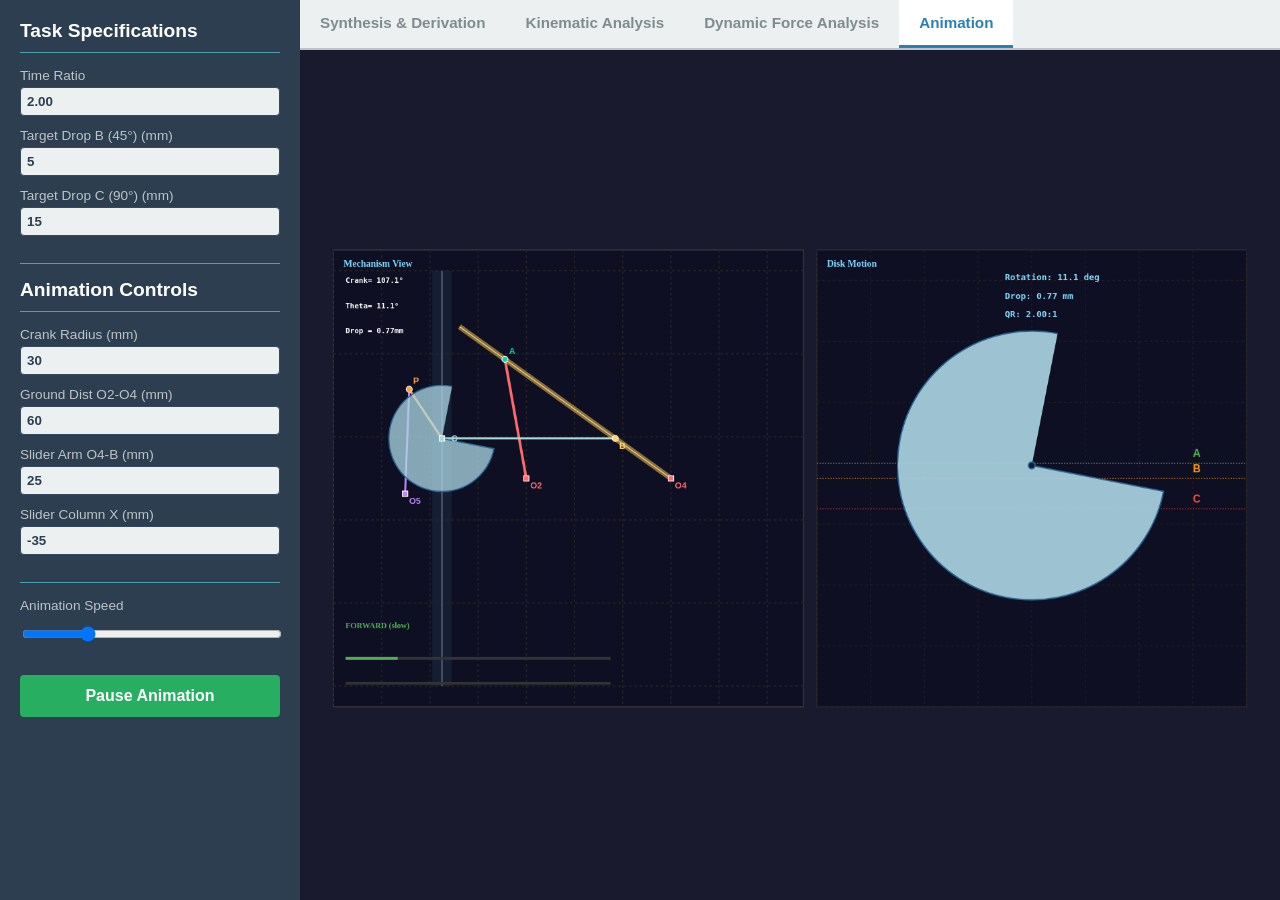
<file: a.html>
<!DOCTYPE html>
<html lang="en">
<head>
    <meta charset="UTF-8">
    <meta name="viewport" content="width=device-width, initial-scale=1.0">
    <title>6-Bar Mechanism | Animation</title>
    <style>
        body { margin: 0; padding: 0; font-family: 'Segoe UI', Tahoma, Geneva, Verdana, sans-serif; display: flex; height: 100vh; background-color: #f8f9fa; color: #333; }
        
        .sidebar { width: 17%; min-width: 260px; background-color: #2c3e50; color: white; padding: 20px; display: flex; flex-direction: column; box-shadow: 2px 0 5px rgba(0,0,0,0.1); overflow-y: auto; }
        .sidebar h2 { font-size: 1.2rem; margin-top: 0; margin-bottom: 15px; border-bottom: 1px solid #4ca1af; padding-bottom: 10px; }
        .control-group { margin-bottom: 12px; }
        .control-group label { display: block; font-size: 0.85rem; margin-bottom: 4px; color: #bdc3c7; }
        .control-group input { width: 100%; padding: 6px; border: 1px solid #34495e; border-radius: 4px; background-color: #ecf0f1; color: #2c3e50; box-sizing: border-box; font-weight:bold;}
        
        #play-btn { background-color: #27ae60; color: white; border: none; padding: 12px; font-size: 1rem; font-weight: bold; border-radius: 4px; cursor: pointer; margin-top: 10px; margin-bottom: 20px; transition: 0.3s; width: 100%;}
        #play-btn:hover { background-color: #2ecc71; }
        #play-btn.paused { background-color: #e67e22; }

        .main-content { flex: 1; display: flex; flex-direction: column; background-color: white; overflow: hidden; }
        .tabs { display: flex; background-color: #ecf0f1; border-bottom: 2px solid #bdc3c7; }
        .tab-button { background-color: inherit; border: none; outline: none; cursor: pointer; padding: 14px 20px; font-size: 0.95rem; font-weight: bold; color: #7f8c8d; transition: 0.3s; text-decoration: none;}
        .tab-button:hover { background-color: #dfe6e9; color: #2c3e50; }
        .tab-button.active { background-color: white; color: #2980b9; border-bottom: 3px solid #2980b9; }

        .tab-content { padding: 20px; flex: 1; overflow: hidden; flex-direction: column; background-color: #1a1a2e; display: flex;} 
        .canvas-container { flex: 1; display: flex; justify-content: center; align-items: center; background: #1a1a2e;}
        canvas { max-width: 100%; max-height: 100%; object-fit: contain; background: #1a1a2e; border-radius: 4px;}
    </style>
</head>
<body>

    <aside class="sidebar">
        <h2>Task Specifications</h2>
        <div class="control-group"><label>Time Ratio</label><input type="number" id="tr" value="2.0" step="0.05" onchange="updateFromTR()"></div>
        <div class="control-group"><label>Target Drop B (45°) (mm)</label><input type="number" id="dropB" value="5" step="0.5" onchange="initMechanism()"></div>
        <div class="control-group"><label>Target Drop C (90°) (mm)</label><input type="number" id="dropC" value="15" step="0.5" onchange="initMechanism()"></div>

        <h2 style="margin-top: 15px; border-top: 1px solid #4ca1af; padding-top: 15px;">Animation Controls</h2>
        <div class="control-group"><label>Crank Radius (mm)</label><input type="number" id="crank" value="30" onchange="updateFromGeom()"></div>
        <div class="control-group"><label>Ground Dist O2-O4 (mm)</label><input type="number" id="dfix" value="60" onchange="updateFromGeom()"></div>
        <div class="control-group"><label>Slider Arm O4-B (mm)</label><input type="number" id="larm" value="25" onchange="initMechanism()"></div>
        <div class="control-group"><label>Slider Column X (mm)</label><input type="number" id="xd" value="-35" onchange="initMechanism()"></div>
        
        <div class="control-group" style="margin-top: 15px; border-top: 1px solid #4ca1af; padding-top: 15px;">
            <label>Animation Speed</label>
            <input type="range" id="speed" min="0.005" max="0.05" step="0.005" value="0.015">
        </div>

        <button id="play-btn" onclick="togglePlay()">Pause Animation</button>
    </aside>

    <main class="main-content">
        <nav class="tabs">
            <a href="index.html" class="tab-button">Synthesis & Derivation</a>
            <a href="k.html" class="tab-button">Kinematic Analysis</a>
            <a href="d.html" class="tab-button">Dynamic Force Analysis</a>
            <a href="a.html" class="tab-button active">Animation</a>
        </nav>

        <div class="tab-content">
            <div class="canvas-container">
                <canvas id="mechCanvas" width="1400" height="750"></canvas>
            </div>
        </div>
    </main>

    <script>
        let d_fix, r_crank, L_arm, x_d;
        const L_lever = 95.0;
        const r_p = 18.0;
        const beta_body = 150.0 * Math.PI / 180.0;
        let O5 = {x: 0, y: 0};
        let L5 = 0;
        
        // Dynamic Drop Coefficients
        let drop_B = 5.0, drop_C = 15.0;
        let a_c = 0, b_c = 0;

        let phi = 0, isPlaying = true, animationId;
        let By_max, By_min, phi_start, phi_bottom, fwd_arc, ret_arc;

        function togglePlay() {
            isPlaying = !isPlaying;
            const btn = document.getElementById('play-btn');
            btn.innerText = isPlaying ? "Pause Animation" : "Play Animation";
            isPlaying ? btn.classList.remove('paused') : btn.classList.add('paused');
        }

        // Two-Way Binding: Time Ratio <-> Geometry
        function updateFromTR() {
            let tr = parseFloat(document.getElementById('tr').value);
            if (tr <= 1.0) { tr = 1.01; document.getElementById('tr').value = tr; }
            let current_dfix = parseFloat(document.getElementById('dfix').value);
            
            let alpha_deg = 90 * (tr - 1) / (tr + 1);
            let new_crank = current_dfix * Math.sin(alpha_deg * Math.PI / 180);
            document.getElementById('crank').value = new_crank.toFixed(2);
            initMechanism();
        }

        function updateFromGeom() {
            let current_crank = parseFloat(document.getElementById('crank').value);
            let current_dfix = parseFloat(document.getElementById('dfix').value);
            
            // Prevent mechanism breaking (crank must be smaller than ground for crank-rocker)
            if (current_crank >= current_dfix) { 
                current_crank = current_dfix - 0.1; 
                document.getElementById('crank').value = current_crank.toFixed(2); 
            }
            
            let alpha_deg = Math.asin(current_crank / current_dfix) * 180 / Math.PI;
            let new_tr = (180 + 2 * alpha_deg) / (180 - 2 * alpha_deg);
            document.getElementById('tr').value = new_tr.toFixed(2);
            initMechanism();
        }

        function initMechanism() {
            if(animationId) cancelAnimationFrame(animationId);
            
            d_fix = parseFloat(document.getElementById('dfix').value);
            r_crank = parseFloat(document.getElementById('crank').value);
            L_arm = parseFloat(document.getElementById('larm').value);
            x_d = parseFloat(document.getElementById('xd').value);

            // Recalculate drop polynomial coefficients based on user targets
            drop_B = parseFloat(document.getElementById('dropB').value);
            drop_C = parseFloat(document.getElementById('dropC').value);
            b_c = (drop_C - 2 * drop_B) / 4050.0;
            a_c = (drop_B - 2025.0 * b_c) / 45.0;

            By_max = -99999; By_min = 99999;
            for(let p = 0; p < Math.PI * 2; p += 0.005) {
                let psi = Math.atan2(r_crank * Math.sin(p), r_crank * Math.cos(p) - d_fix);
                let By = L_arm * Math.sin(psi);
                if(By > By_max) { By_max = By; phi_start = p; }
                if(By < By_min) { By_min = By; phi_bottom = p; }
            }

            fwd_arc = (phi_bottom - phi_start);
            if (fwd_arc < 0) fwd_arc += 2 * Math.PI;
            ret_arc = 2 * Math.PI - fwd_arc;

            let P_top_x = x_d + r_p * Math.cos(beta_body);
            let P_top_y = By_max + r_p * Math.sin(beta_body);
            let P_bot_x = x_d + r_p * Math.cos(beta_body - Math.PI/2);
            let P_bot_y = By_min + r_p * Math.sin(beta_body - Math.PI/2);

            let dv_x = P_bot_x - P_top_x, dv_y = P_bot_y - P_top_y;
            let mag = Math.hypot(-dv_y, dv_x);
            
            O5.x = ((P_top_x + P_bot_x)/2.0) - 20.0 * (-dv_y/mag);
            O5.y = ((P_top_y + P_bot_y)/2.0) - 20.0 * (dv_x/mag);
            L5 = Math.hypot(O5.x - P_top_x, O5.y - P_top_y);

            phi = phi_start; 
            renderFrame();
        }

        function get_disk_angle(Cy) {
            let dx_c = x_d - O5.x, dy_c = Cy - O5.y;
            let R_c = Math.hypot(dx_c, dy_c);
            let K = (L5*L5 - dx_c*dx_c - dy_c*dy_c - r_p*r_p) / (2.0 * r_p);
            return Math.max(0, Math.min(90, (beta_body - (Math.atan2(dy_c, dx_c) + Math.acos(Math.max(-1, Math.min(1, K/R_c))))) * 180.0 / Math.PI));
        }

        function renderFrame() {
            if(isPlaying) phi = (phi + parseFloat(document.getElementById('speed').value)) % (2 * Math.PI);

            const Ax = r_crank * Math.cos(phi), Ay = r_crank * Math.sin(phi);
            const psi = Math.atan2(Ay, Ax - d_fix);
            const Bx = d_fix + L_arm * Math.cos(psi), By = L_arm * Math.sin(psi);
            const Lx = d_fix + L_lever * Math.cos(psi), Ly = L_lever * Math.sin(psi);
            const Cx = x_d, Cy = By; 

            const theta_deg = get_disk_angle(Cy);
            const drop_mm = a_c * theta_deg + b_c * Math.pow(theta_deg, 2);
            const Px = Cx + r_p * Math.cos(beta_body - (theta_deg * Math.PI / 180.0));
            const Py = Cy + r_p * Math.sin(beta_body - (theta_deg * Math.PI / 180.0));

            draw(Ax, Ay, Bx, By, Lx, Ly, Cx, Cy, Px, Py, theta_deg, drop_mm);
            animationId = requestAnimationFrame(renderFrame);
        }

        function draw(Ax, Ay, Bx, By, Lx, Ly, Cx, Cy, Px, Py, theta_deg, drop_mm) {
            const canvas = document.getElementById('mechCanvas');
            const ctx = canvas.getContext('2d');
            ctx.clearRect(0, 0, canvas.width, canvas.height);

            drawPanel(ctx, 20, 40, 700, 680, "Mechanism View", -80, 115, -55, 55, (mapX, mapY, sX, sY) => {
                ctx.fillStyle = 'rgba(26, 42, 62, 0.6)'; ctx.fillRect(mapX(x_d - 4), mapY(50), sX(8), sY(100));
                ctx.strokeStyle = '#556'; ctx.lineWidth = 2.5; ctx.beginPath(); ctx.moveTo(mapX(x_d), mapY(-50)); ctx.lineTo(mapX(x_d), mapY(50)); ctx.stroke();

                const drawLine = (x1, y1, x2, y2, c, w, a=1) => { ctx.beginPath(); ctx.moveTo(mapX(x1), mapY(y1)); ctx.lineTo(mapX(x2), mapY(y2)); ctx.strokeStyle=c; ctx.lineWidth=w; ctx.globalAlpha=a; ctx.stroke(); ctx.globalAlpha=1; };
                drawLine(0, 0, Ax, Ay, '#ff6b6b', 4); drawLine(d_fix, 0, Lx, Ly, '#ffd166', 8, 0.5); drawLine(d_fix, 0, Lx, Ly, '#ffd166', 1.5);
                drawLine(Bx, By, Cx, Cy, '#a8dadc', 3); drawLine(Cx, Cy, Px, Py, '#ff9f43', 3.5); drawLine(O5.x, O5.y, Px, Py, '#c084fc', 3);

                ctx.beginPath(); ctx.arc(mapX(Cx), mapY(Cy), sX(22), (theta_deg - 90)*Math.PI/180, (theta_deg - 360)*Math.PI/180, true); ctx.lineTo(mapX(Cx), mapY(Cy));
                ctx.fillStyle = 'rgba(173, 216, 230, 0.75)'; ctx.fill(); ctx.strokeStyle = '#2a6496'; ctx.lineWidth = 1.8; ctx.stroke();

                const drawJoint = (x, y, c, sq) => { ctx.beginPath(); sq ? ctx.rect(mapX(x)-4, mapY(y)-4, 8, 8) : ctx.arc(mapX(x), mapY(y), 4.5, 0, 2*Math.PI); ctx.fillStyle=c; ctx.fill(); ctx.strokeStyle='#fff'; ctx.lineWidth=1.2; ctx.stroke(); };
                drawJoint(0, 0, '#ff6b6b', true); drawJoint(d_fix, 0, '#ff6b6b', true); drawJoint(O5.x, O5.y, '#c084fc', true); drawJoint(Ax, Ay, '#06d6a0'); drawJoint(Bx, By, '#ffd166'); drawJoint(Cx, Cy, '#a8dadc', true); drawJoint(Px, Py, '#ff9f43');

                const drawLabel = (x, y, text, color, dx, dy) => {
                    ctx.fillStyle = color;
                    ctx.font = "bold 13px 'Segoe UI', sans-serif";
                    ctx.fillText(text, mapX(x) + dx, mapY(y) + dy);
                };
                
                drawLabel(0, 0, "O2", "#ff6b6b", 6, 15); drawLabel(d_fix, 0, "O4", "#ff6b6b", 6, 15); drawLabel(O5.x, O5.y, "O5", "#c084fc", 6, 15);
                drawLabel(Ax, Ay, "A", "#06d6a0", 6, -8); drawLabel(Bx, By, "B", "#ffd166", 6, 15); drawLabel(Cx, Cy, "C", "#a8dadc", 14, 4); drawLabel(Px, Py, "P", "#ff9f43", 6, -8);

                ctx.fillStyle = "white"; ctx.font = "bold 11px monospace";
                ctx.fillText(`Crank= ${(phi*180/Math.PI).toFixed(1)}°`, mapX(-75), mapY(47)); ctx.fillText(`Theta= ${theta_deg.toFixed(1)}°`, mapX(-75), mapY(41)); ctx.fillText(`Drop = ${drop_mm.toFixed(2)}mm`, mapX(-75), mapY(35));

                let p = (phi - phi_start) % (2*Math.PI); if(p<0) p+=2*Math.PI; let isFwd = p <= fwd_arc;
                ctx.fillStyle = "#333"; ctx.fillRect(mapX(-75), mapY(-43), sX(110), 4); ctx.fillRect(mapX(-75), mapY(-49), sX(110), 4);
                ctx.fillStyle = "#4CAF50"; ctx.fillRect(mapX(-75), mapY(-43), sX(110 * (isFwd ? p/fwd_arc : 0)), 4);
                ctx.fillStyle = "#f44336"; ctx.fillRect(mapX(-75), mapY(-49), sX(110 * (!isFwd ? (p-fwd_arc)/ret_arc : 0)), 4);
                
                // FIXED: Dynamic ratio text for the Return label
                let qr_ratio = (fwd_arc / ret_arc).toFixed(2);
                ctx.font = "bold 12px 'Segoe UI'"; 
                ctx.fillStyle = isFwd ? "#4CAF50" : "#f44336"; 
                ctx.fillText(isFwd ? "FORWARD (slow)" : `RETURN (${qr_ratio}x fast)`, mapX(-75), mapY(-36));
            });

            drawPanel(ctx, 740, 40, 640, 680, "Disk Motion", -80, 80, -80, 70, (mapX, mapY, sX, sY) => {
                const hLine = (y, c) => { ctx.strokeStyle=c; ctx.beginPath(); ctx.moveTo(mapX(-80), mapY(y)); ctx.lineTo(mapX(80), mapY(y)); ctx.stroke(); };
                ctx.lineWidth = 1; ctx.setLineDash([2,2]); 
                // Dynamically place the target lines based on user input
                hLine(0, '#4CAF50'); hLine(-drop_B, '#FF9800'); hLine(-drop_C, '#f44336'); 
                ctx.setLineDash([]);
                
                ctx.font = "bold 16px Arial"; ctx.fillStyle = "#4CAF50"; ctx.fillText("A", mapX(60), mapY(2)); 
                ctx.fillStyle = "#FF9800"; ctx.fillText("B", mapX(60), mapY(-drop_B + 2)); 
                ctx.fillStyle = "#f44336"; ctx.fillText("C", mapX(60), mapY(-drop_C + 2));

                ctx.beginPath(); ctx.arc(mapX(0), mapY(-drop_mm), sX(50), (theta_deg - 90)*Math.PI/180, (theta_deg - 360)*Math.PI/180, true); ctx.lineTo(mapX(0), mapY(-drop_mm));
                ctx.fillStyle = 'rgba(173, 216, 230, 0.9)'; ctx.fill(); ctx.strokeStyle = '#2a6496'; ctx.lineWidth = 2; ctx.stroke();
                ctx.beginPath(); ctx.arc(mapX(0), mapY(-drop_mm), 5, 0, 2*Math.PI); ctx.fillStyle = "#1a1a2e"; ctx.fill(); ctx.strokeStyle = "#2a6496"; ctx.stroke();

                ctx.fillStyle = "#7fdbff"; ctx.font = "bold 13px monospace"; 
                ctx.fillText(`Rotation: ${theta_deg.toFixed(1)} deg`, mapX(-10), mapY(60)); 
                ctx.fillText(`Drop: ${drop_mm.toFixed(2)} mm`, mapX(-10), mapY(54)); 
                ctx.fillText(`QR: ${(fwd_arc/ret_arc).toFixed(2)}:1`, mapX(-10), mapY(48));
            });
        }

        function drawPanel(ctx, pX, pY, pW, pH, title, minX, maxX, minY, maxY, drawCmds) {
            ctx.fillStyle = '#0f0f23'; ctx.fillRect(pX, pY, pW, pH); ctx.strokeStyle = '#333'; ctx.strokeRect(pX, pY, pW, pH);
            ctx.fillStyle = '#7fdbff'; ctx.font = "bold 14px 'Segoe UI'"; ctx.fillText(title, pX + 15, pY + 25);
            const sX = pW / (maxX - minX), sY = pH / (maxY - minY);
            const mapX = x => pX + (x - minX) * sX, mapY = y => pY + pH - (y - minY) * sY;
            ctx.strokeStyle = '#222'; ctx.setLineDash([4, 4]);
            for(let x = Math.ceil(minX/10)*10; x <= maxX; x+=20) { ctx.beginPath(); ctx.moveTo(mapX(x), pY); ctx.lineTo(mapX(x), pY+pH); ctx.stroke(); }
            for(let y = Math.ceil(minY/10)*10; y <= maxY; y+=20) { ctx.beginPath(); ctx.moveTo(pX, mapY(y)); ctx.lineTo(pX+pW, mapY(y)); ctx.stroke(); }
            ctx.setLineDash([]); drawCmds(mapX, mapY, d=>d*sX, d=>d*sY);
        }

        window.onload = () => { updateFromGeom(); };
    </script>
</body>
</html>
</file>
